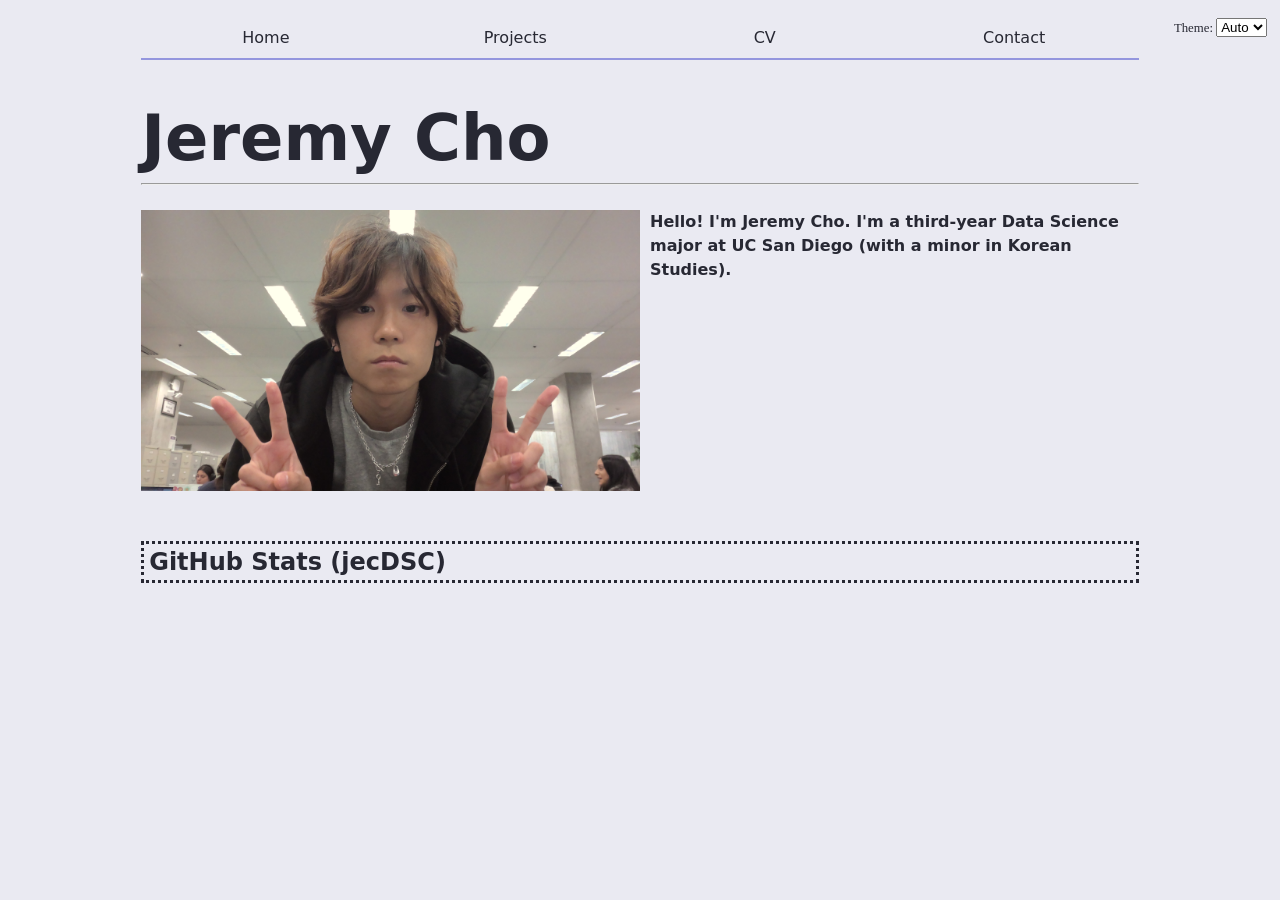
<file: index.html>
<!doctype html>
<html lang="en">
  <head>
    <meta charset="UTF-8" />
    <meta name="viewport" content="width=device-width, initial-scale=1.0" />
    <title>Jeremy Cho - Portfolio</title>
    <link rel="stylesheet" href="style.css" />
    <script type="module" , src="global.js"></script>
    <script src="index.js" type="module" defer></script>
  </head>
  <body>
    <h1>Jeremy Cho</h1>
    <hr class="banner" />
    <div class="home">
      <img class="home-img" src="images/jeremy.jpg" alt="Jeremy's Photo" />
      <p class="intro">
        <b
          >Hello! I'm Jeremy Cho. I'm a third-year Data Science major at UC San
          Diego (with a minor in Korean Studies).</b
        >
      </p>
    </div>

    <div id="stat-box">
      <h2 id="stats">GitHub Stats (jecDSC)</h2>
      <div id="profile-stats"></div>
    </div>
  </body>
</html>
</file>
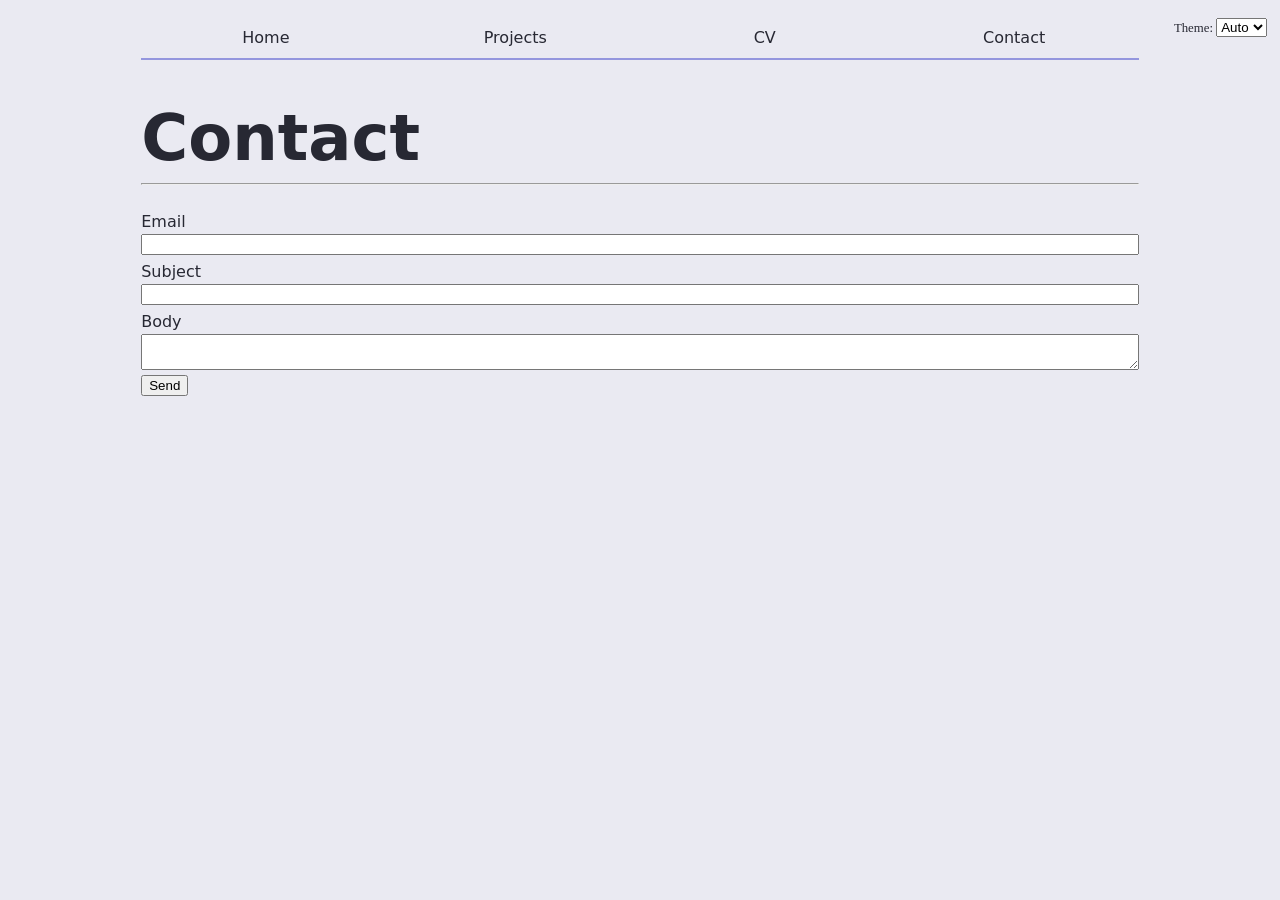
<file: contact/index.html>
<!doctype html>
<html lang="en">
  <head>
    <meta charset="UTF-8" />
    <meta name="viewport" content="width=device-width, initial-scale=1.0" />
    <title>Contact</title>
    <link rel="stylesheet" href="../style.css" />
    <script type="module" , src="../global.js"></script>
  </head>
  <body>
    <h1>Contact</h1>
    <hr class="banner" />
    <form
      action="mailto:jeremycho521@gmail.com"
      method="POST"
      enctype="text/plain"
    >
      <label
        >Email
        <input name="email" type="email" />
      </label>
      <label
        >Subject
        <input name="subject" />
      </label>
      <label
        >Body
        <textarea name="body"></textarea>
      </label>
      <button>Send</button>
    </form>
  </body>
</html>
</file>
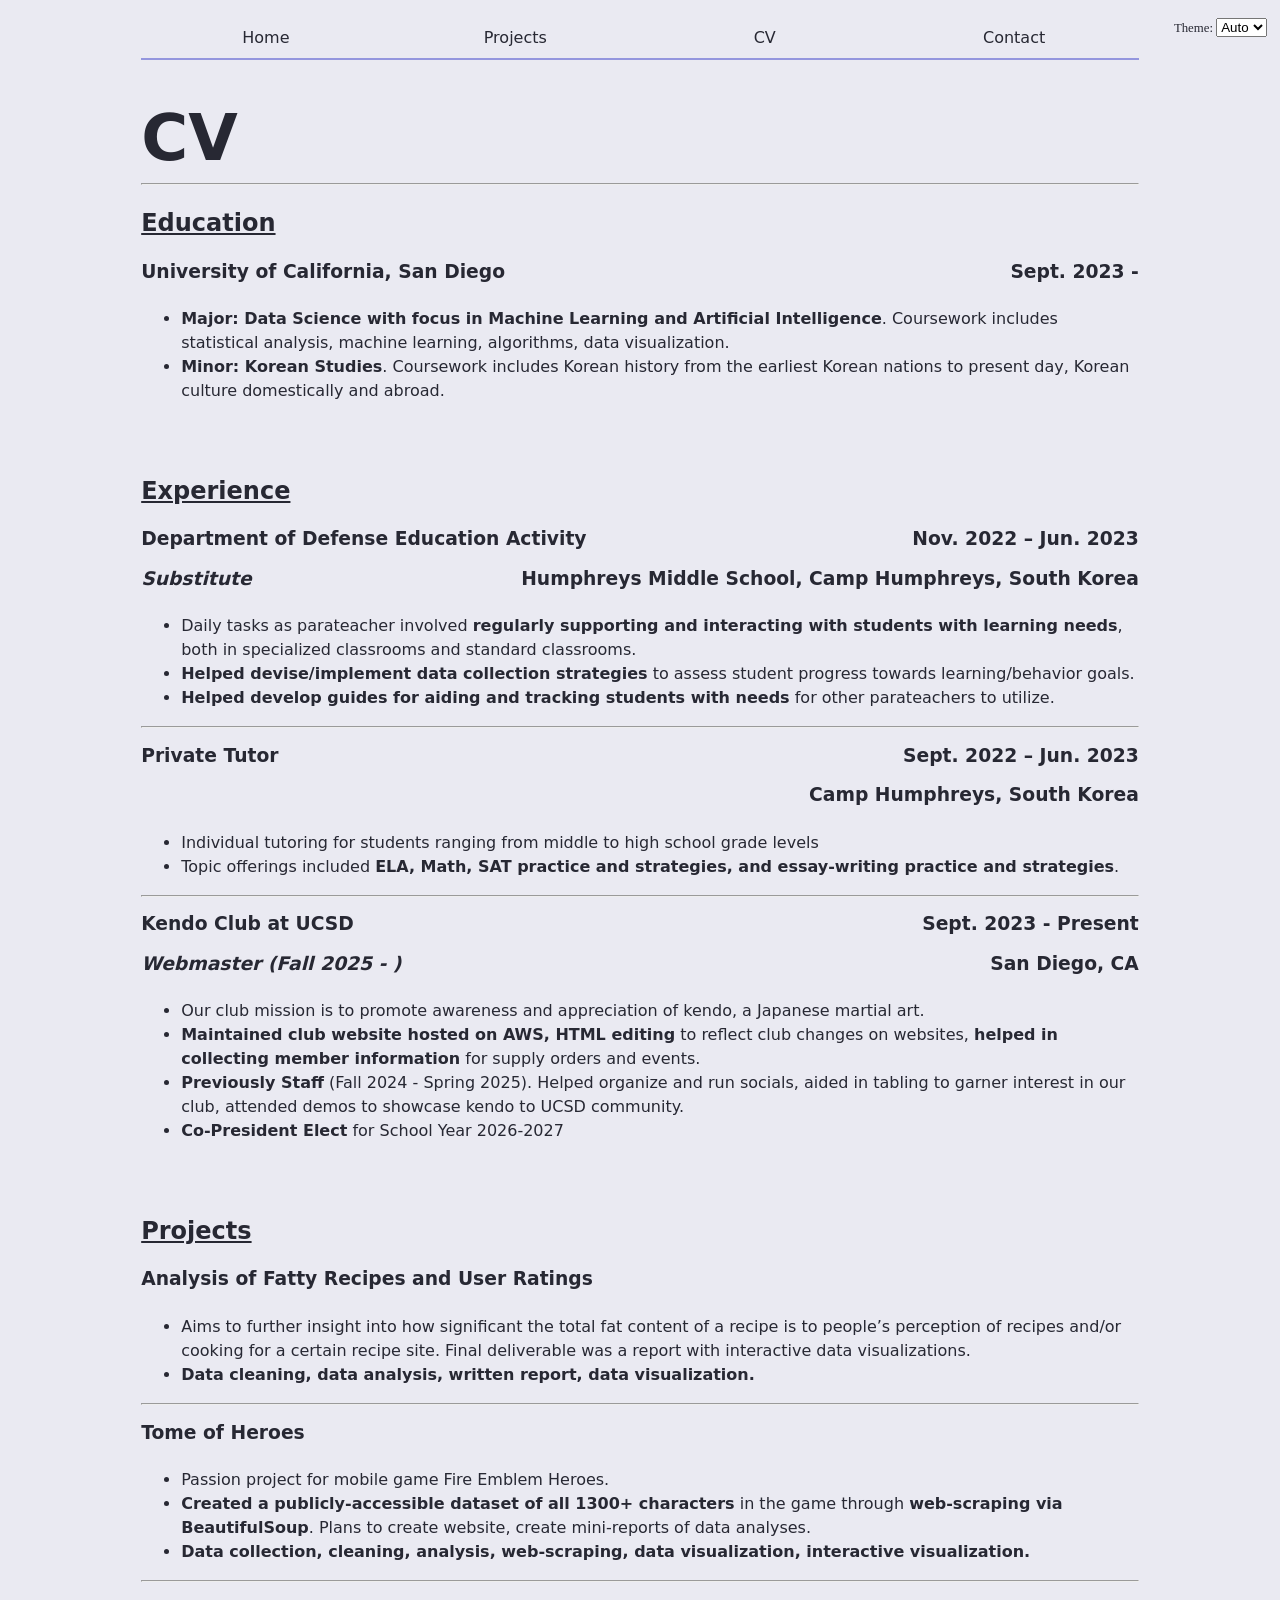
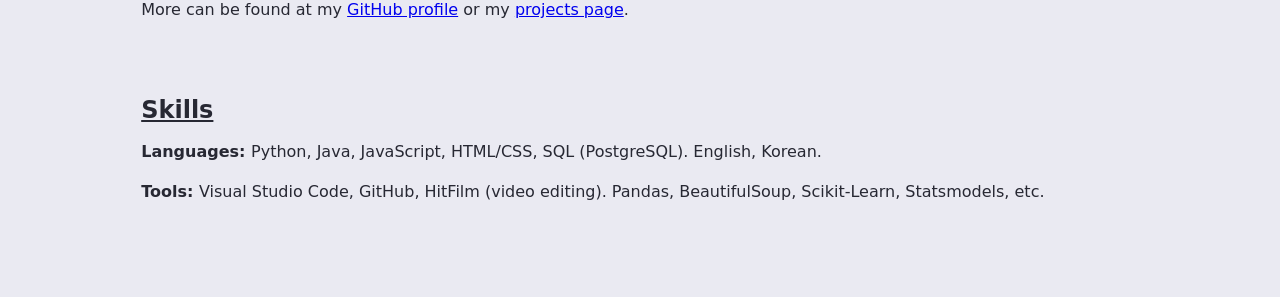
<file: CV/index.html>
<!doctype html>
<html lang="en">
  <head>
    <meta charset="UTF-8" />
    <meta name="viewport" content="width=device-width, initial-scale=1.0" />
    <title>CV</title>
    <link rel="stylesheet" href="../style.css" />
    <script type="module" , src="../global.js"></script>
  </head>
  <body>
    <h1>CV</h1>
    <hr class="banner" />
    <section class="cv-sec">
      <h2 class="exp">
        <b><u>Education</u></b>
      </h2>
      <article>
        <div class="cv">
          <h3>University of California, San Diego</h3>
          <h3>Sept. 2023 -</h3>
        </div>
        <ul>
          <li>
            <b
              >Major: Data Science with focus in Machine Learning and Artificial
              Intelligence</b
            >. Coursework includes statistical analysis, machine learning,
            algorithms, data visualization.
          </li>
          <li>
            <b>Minor: Korean Studies</b>. Coursework includes Korean history
            from the earliest Korean nations to present day, Korean culture
            domestically and abroad.
          </li>
        </ul>
      </article>
    </section>

    <section class="cv-sec">
      <h2 class="exp">
        <b><u>Experience</u></b>
      </h2>
      <article>
        <div class="cv">
          <h3>Department of Defense Education Activity</h3>
          <h3>Nov. 2022 – Jun. 2023</h3>
        </div>
        <div class="cv">
          <h3><i>Substitute</i></h3>
          <h3>Humphreys Middle School, Camp Humphreys, South Korea</h3>
        </div>
        <ul>
          <li>
            Daily tasks as parateacher involved
            <b
              >regularly supporting and interacting with students with learning
              needs</b
            >, both in specialized classrooms and standard classrooms.
          </li>
          <li>
            <b>Helped devise/implement data collection strategies</b> to assess
            student progress towards learning/behavior goals.
          </li>
          <li>
            <b
              >Helped develop guides for aiding and tracking students with
              needs</b
            >
            for other parateachers to utilize.
          </li>
        </ul>
      </article>

      <hr />

      <article>
        <div class="cv">
          <h3>Private Tutor</h3>
          <h3>Sept. 2022 – Jun. 2023</h3>
        </div>
        <div class="cv">
          <h3><i> </i></h3>
          <h3>Camp Humphreys, South Korea</h3>
        </div>
        <ul>
          <li>
            Individual tutoring for students ranging from middle to high school
            grade levels
          </li>
          <li>
            Topic offerings included
            <b
              >ELA, Math, SAT practice and strategies, and essay-writing
              practice and strategies</b
            >.
          </li>
        </ul>
      </article>

      <hr />

      <article>
        <div class="cv">
          <h3>Kendo Club at UCSD</h3>
          <h3>Sept. 2023 - Present</h3>
        </div>
        <div class="cv">
          <h3><i>Webmaster (Fall 2025 - )</i></h3>
          <h3>San Diego, CA</h3>
        </div>
        <ul>
          <li>
            Our club mission is to promote awareness and appreciation of kendo,
            a Japanese martial art.
          </li>
          <li>
            <b>Maintained club website hosted on AWS, HTML editing</b> to
            reflect club changes on websites,
            <b>helped in collecting member information</b> for supply orders and
            events.
          </li>
          <li>
            <b>Previously Staff</b> (Fall 2024 - Spring 2025). Helped organize
            and run socials, aided in tabling to garner interest in our club,
            attended demos to showcase kendo to UCSD community.
          </li>
          <li><b>Co-President Elect</b> for School Year 2026-2027</li>
        </ul>
      </article>
    </section>

    <section class="cv-sec">
      <h2 class="exp">
        <b><u>Projects</u></b>
      </h2>
      <article>
        <div class="cv">
          <h3>Analysis of Fatty Recipes and User Ratings</h3>
          <h3></h3>
        </div>
        <ul>
          <li>
            Aims to further insight into how significant the total fat content
            of a recipe is to people’s perception of recipes and/or cooking for
            a certain recipe site. Final deliverable was a report with
            interactive data visualizations.
          </li>
          <li>
            <b
              >Data cleaning, data analysis, written report, data
              visualization.</b
            >
          </li>
        </ul>
      </article>

      <hr />

      <article>
        <div class="cv">
          <h3>Tome of Heroes</h3>
          <h3></h3>
        </div>
        <ul>
          <li>Passion project for mobile game Fire Emblem Heroes.</li>
          <li>
            <b>Created a publicly-accessible dataset of all 1300+ characters</b>
            in the game through <b>web-scraping via BeautifulSoup</b>. Plans to
            create website, create mini-reports of data analyses.
          </li>
          <li>
            <b
              >Data collection, cleaning, analysis, web-scraping, data
              visualization, interactive visualization.</b
            >
          </li>
        </ul>
      </article>
      <hr />
      <p>
        More can be found at my
        <a href="https://github.com/jecDSC">GitHub profile</a> or my
        <a href="https://jecdsc.github.io/portfolio-new/projects/index.html"
          >projects page</a
        >.
      </p>
    </section>

    <section class="cv-sec">
      <h2 class="exp">
        <b><u>Skills</u></b>
      </h2>
      <p>
        <b>Languages: </b>Python, Java, JavaScript, HTML/CSS, SQL (PostgreSQL).
        English, Korean.
      </p>
      <p>
        <b>Tools: </b>Visual Studio Code, GitHub, HitFilm (video editing).
        Pandas, BeautifulSoup, Scikit-Learn, Statsmodels, etc.
      </p>
    </section>
  </body>
</html>
</file>
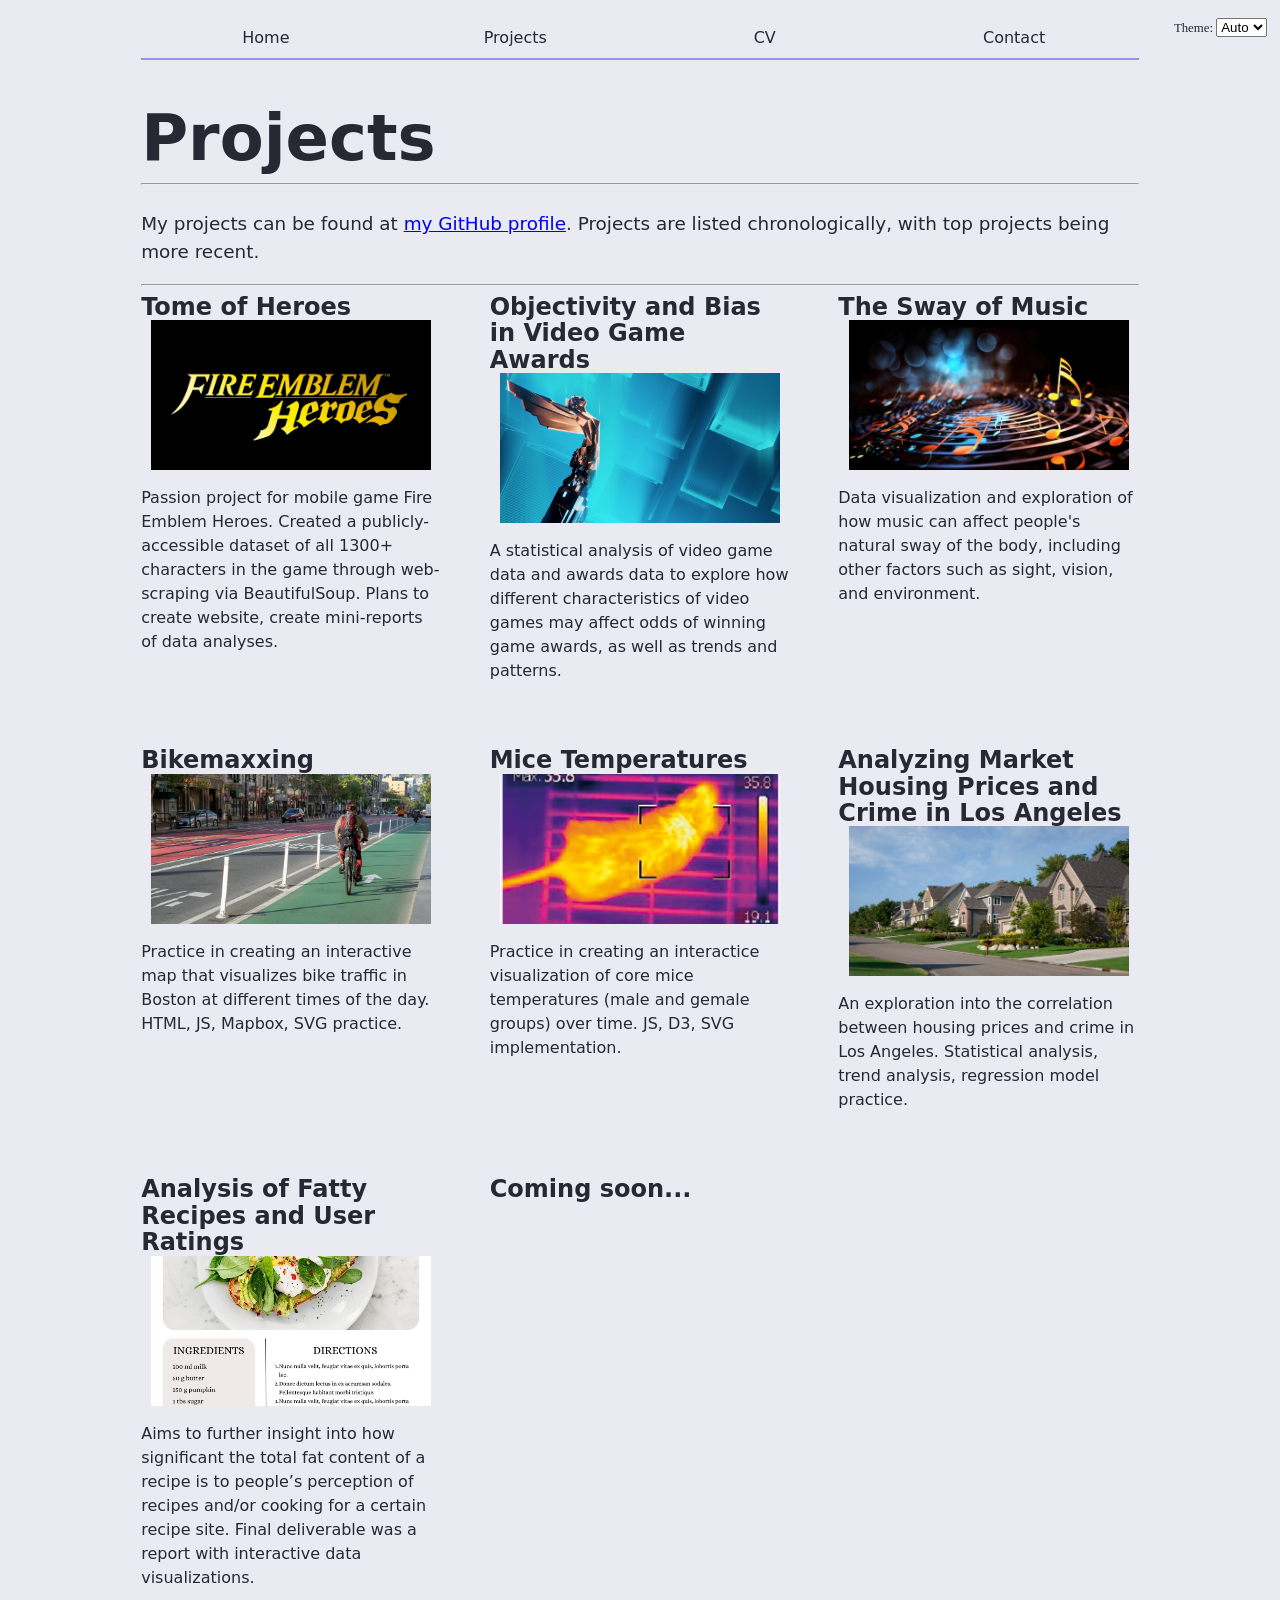
<file: projects/index.html>
<!doctype html>
<html lang="en">
  <head>
    <meta charset="UTF-8" />
    <meta name="viewport" content="width=device-width, initial-scale=1.0" />
    <title>Projects</title>
    <link rel="stylesheet" href="../style.css" />
    <script type="module" , src="../global.js"></script>
  </head>
  <body>
    <h1>Projects</h1>
    <hr class="banner" />
    <p id="proj-desc">
      My projects can be found at
      <a href="https://github.com/jecDSC">my GitHub profile</a>. Projects are
      listed chronologically, with top projects being more recent.
    </p>
    <hr />
    <div class="projects">
      <article class="proj-art">
        <h2>Tome of Heroes</h2>
        <img
          class="proj-img"
          src="../images/feh.jpg"
          alt="Fire Emblem Heroes"
        />
        <p>
          Passion project for mobile game Fire Emblem Heroes. Created a
          publicly-accessible dataset of all 1300+ characters in the game
          through web-scraping via BeautifulSoup. Plans to create website,
          create mini-reports of data analyses.
        </p>
      </article>
      <article class="proj-art">
        <h2>Objectivity and Bias in Video Game Awards</h2>
        <img class="proj-img" src="../images/tga.jpg" alt="The Game Awards" />
        <p>
          A statistical analysis of video game data and awards data to explore
          how different characteristics of video games may affect odds of
          winning game awards, as well as trends and patterns.
        </p>
      </article>
      <article class="proj-art">
        <h2>The Sway of Music</h2>
        <img class="proj-img" src="../images/music.jpg" alt="Music" />
        <p>
          Data visualization and exploration of how music can affect people's
          natural sway of the body, including other factors such as sight,
          vision, and environment.
        </p>
      </article>
      <article class="proj-art">
        <h2>Bikemaxxing</h2>
        <img class="proj-img" src="../images/bike.jpg" alt="Bike Lanes" />
        <p>
          Practice in creating an interactive map that visualizes bike traffic
          in Boston at different times of the day. HTML, JS, Mapbox, SVG
          practice.
        </p>
      </article>
      <article class="proj-art">
        <h2>Mice Temperatures</h2>
        <img class="proj-img" src="../images/mice.png" alt="Mouse" />
        <p>
          Practice in creating an interactice visualization of core mice
          temperatures (male and gemale groups) over time. JS, D3, SVG
          implementation.
        </p>
      </article>
      <article class="proj-art">
        <h2>Analyzing Market Housing Prices and Crime in Los Angeles</h2>
        <img class="proj-img" src="../images/house.jpg" alt="" />
        <p>
          An exploration into the correlation between housing prices and crime
          in Los Angeles. Statistical analysis, trend analysis, regression model
          practice.
        </p>
      </article>
      <article class="proj-art">
        <h2>Analysis of Fatty Recipes and User Ratings</h2>
        <img class="proj-img" src="../images/recipe.jpg" alt="Recipe" />
        <p>
          Aims to further insight into how significant the total fat content of
          a recipe is to people’s perception of recipes and/or cooking for a
          certain recipe site. Final deliverable was a report with interactive
          data visualizations.
        </p>
      </article>
      <article class="proj-art">
        <h2>Coming soon...</h2>
      </article>
    </div>
  </body>
</html>
</file>
<file: style.css>
:root {
  --color-accent: oklch(0.2653 0.1052 282.43);
  --bg-color: oklch(0.94 0.01 285);
  --text-color: oklch(0.28 0.02 280);
  --surface-color: color-mix(in oklch, var(--color-accent), white 92%);
}

html {
  accent-color: var(--color-accent);
  color-scheme: light dark;
}

:root[data-theme="light"] {
  color-scheme: light;
  --bg-color: oklch(0.94 0.01 285);
  --text-color: oklch(0.28 0.02 280);
  --surface-color: color-mix(in oklch, var(--color-accent), white 92%);
}

:root[data-theme="dark"] {
  color-scheme: dark;
  --bg-color: oklch(0.19 0.015 280);
  --text-color: oklch(0.93 0.015 285);
  --surface-color: color-mix(in oklch, var(--color-accent), black 75%);
}

@media (prefers-color-scheme: dark) {
  :root[data-theme="auto"] {
    --bg-color: oklch(0.19 0.015 280);
    --text-color: oklch(0.93 0.015 285);
    --surface-color: color-mix(in oklch, var(--color-accent), black 75%);
  }
}

@media (prefers-color-scheme: light) {
  :root[data-theme="auto"] {
    --bg-color: oklch(0.94 0.01 285);
    --text-color: oklch(0.28 0.02 280);
    --surface-color: color-mix(in oklch, var(--color-accent), white 92%);
  }
}

body {
  font: 100%/1.5 system-ui;
  max-width: 100ch;
  margin-inline: max(1em, (100% - 100ch) / 2);
  padding: 1ch;
  background-color: var(--bg-color);
  color: var(--text-color);
}

.home-img {
  max-width: 50%;
}

.home {
  display: flex;
  gap: 10px;
  margin-bottom: 50px;
}

nav {
  display: flex;
  border-bottom-width: 2px;
  border-bottom-style: solid;
  border-bottom-color: var(--border-color);
  margin-bottom: 1ch;

  --border-color: oklch(0.7 0.1052 282.43);
}

nav a {
  text-decoration: none;
  color: inherit;
  text-align: center;
  padding: 0.5em;
}

.current {
  flex: 1;
  border-bottom-width: 0.4em;
  border-bottom-style: solid;
  border-bottom-color: inherit;
  background-color: var(--surface-color);
}

.nav-item {
  flex: 1;
}

.nav-item:hover {
  border-bottom-width: 0.4em;
  border-bottom-style: solid;
  border-bottom-color: var(--border-color);
  background-color: color-mix(in oklch, var(--color-accent), canvas 85%);
}

label.color-scheme {
  position: absolute;
  top: 1em;
  right: 1em;
  font-size: 80%;
  font-family: parent;
}

hr.banner {
  margin-bottom: 25px;
}

/* HOME PAGE STYLING */

.intro {
  margin-top: 0;
}

#stat-box {
  border-style: dotted;
  padding: 5px;
}

dl.stats {
  display: grid;
  grid-template-columns: repeat(4, 1fr);
  gap: 0.5rem 1rem;
}

dl.stats dt {
  grid-row: 1;
  margin: 0;
  font-size: 150%;
  font-weight: 600;
}

dl.stats dd {
  grid-row: 2;
  margin: 0;
  font-size: 125%;
  font-weight: 500;
}

/* CONTACT PAGE STYLING */

form {
  font: inherit;
}

input {
  display: block;
  width: 100%;
  box-sizing: border-box;
}

label {
  display: block;
  margin-block: 5px;
}

textarea {
  display: block;
  width: 100%;
  box-sizing: border-box;
}

button {
  display: block;
}

/* PROJECT PAGE STYLING */

.projects {
  display: grid;
  grid-template-columns: repeat(auto-fill, minmax(15em, 1fr));
  grid-template-rows: subgrid;
  grid-row: span 3;
  gap: 3em;
}

.proj-img {
  display: block;
  margin: auto;
  width: 280px;
  height: 150px;
  object-fit: cover;
}

h1 {
  line-height: 1.1;
  font-size: 400%;
  margin-bottom: 10px;
}

h2 {
  line-height: 1.1;
  margin: 0;
}

h4 {
  line-height: 1.1;
}

h5 {
  line-height: 1.1;
}

h6 {
  line-height: 1.1;
}

#proj-desc {
  font-size: 115%;
}

/* CV PAGE STYLING */

.cv {
  display: flex;
  justify-content: space-between;
}

.cv-sec {
  margin-bottom: 75px;
}

.exp {
  margin-bottom: 15px;
}

h3 {
  line-height: 0.1;
}
</file>
